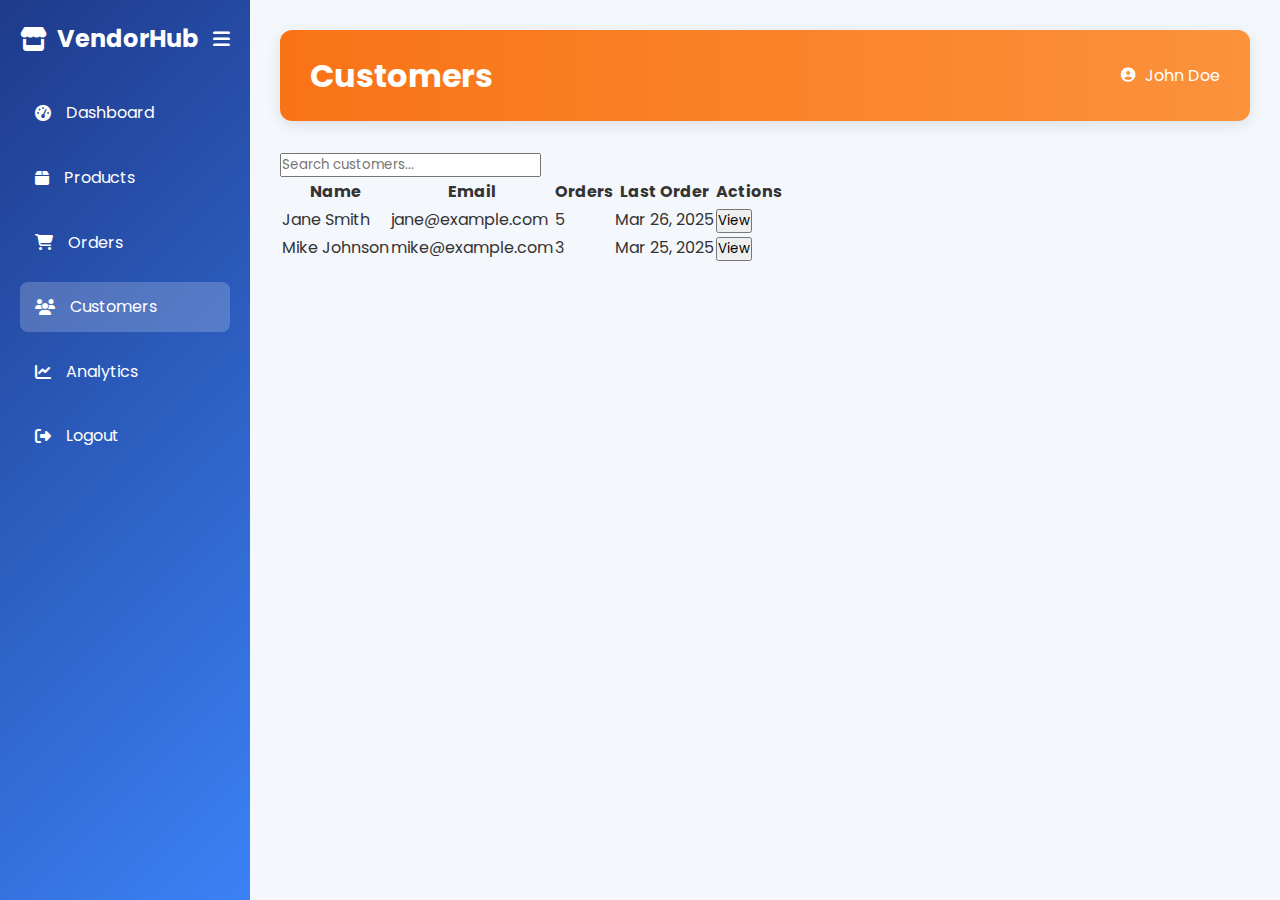
<file: customers.html>
<!DOCTYPE html>
<html lang="en">
<head>
    <meta charset="UTF-8">
    <meta name="viewport" content="width=device-width, initial-scale=1.0">
    <title>Customers - Vendor Dashboard</title>
    <link rel="stylesheet" href="vhstyles.css">
    <link rel="stylesheet" href="https://cdnjs.cloudflare.com/ajax/libs/font-awesome/6.5.1/css/all.min.css">
    <link href="https://fonts.googleapis.com/css2?family=Poppins:wght@400;600;700&display=swap" rel="stylesheet">
</head>
<body>
    <div class="dashboard-container">
        <aside class="sidebar">
            <div class="sidebar-header">
                <h3><i class="fas fa-store"></i> VendorHub</h3>
                <button class="sidebar-toggle"><i class="fas fa-bars"></i></button>
            </div>
            <nav class="sidebar-nav">
                <a href="vendors-home.html" class="nav-item"><i class="fas fa-tachometer-alt"></i> <span>Dashboard</span></a>
                <a href="products.html" class="nav-item"><i class="fas fa-box"></i> <span>Products</span></a>
                <a href="orders.html" class="nav-item"><i class="fas fa-shopping-cart"></i> <span>Orders</span></a>
                <a href="customers.html" class="nav-item active"><i class="fas fa-users"></i> <span>Customers</span></a>
                <a href="analytics.html" class="nav-item"><i class="fas fa-chart-line"></i> <span>Analytics</span></a>
                <a href="#" class="nav-item logout" id="logoutBtn"><i class="fas fa-sign-out-alt"></i> <span>Logout</span></a>
            </nav>
        </aside>
        <main class="main-content">
            <header class="dashboard-header">
                <h1>Customers</h1>
                <div class="user-profile">
                    <i class="fas fa-user-circle"></i>
                    <span>John Doe</span>
                </div>
            </header>
            <section class="customers-section">
                <div class="customer-search">
                    <input type="text" id="customerSearch" placeholder="Search customers...">
                </div>
                <table>
                    <thead>
                        <tr>
                            <th>Name</th>
                            <th>Email</th>
                            <th>Orders</th>
                            <th>Last Order</th>
                            <th>Actions</th>
                        </tr>
                    </thead>
                    <tbody id="customerList">
                        <tr>
                            <td>Jane Smith</td>
                            <td>jane@example.com</td>
                            <td>5</td>
                            <td>Mar 26, 2025</td>
                            <td><button class="view-btn">View</button></td>
                        </tr>
                        <tr>
                            <td>Mike Johnson</td>
                            <td>mike@example.com</td>
                            <td>3</td>
                            <td>Mar 25, 2025</td>
                            <td><button class="view-btn">View</button></td>
                        </tr>
                    </tbody>
                </table>
            </section>
        </main>
    </div>
    <script src="dashboard.js"></script>
</body>
</html>
</file>
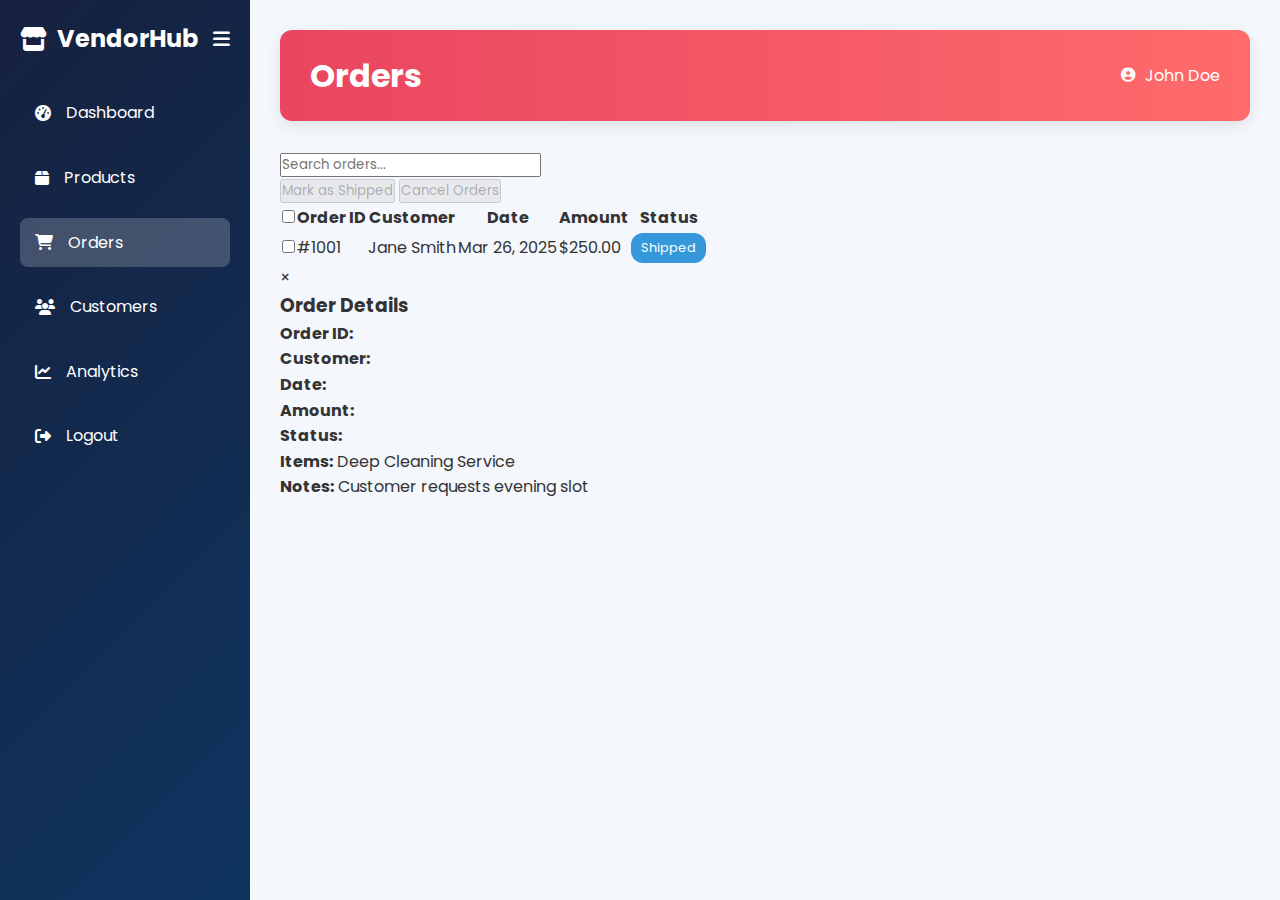
<file: orders.html>
<!DOCTYPE html>
<html lang="en">
<head>
    <meta charset="UTF-8">
    <meta name="viewport" content="width=device-width, initial-scale=1.0">
    <title>Orders - Vendor Dashboard</title>
    <link rel="stylesheet" href="vhstyles.css">
    <link rel="stylesheet" href="https://cdnjs.cloudflare.com/ajax/libs/font-awesome/6.5.1/css/all.min.css">
    <link href="https://fonts.googleapis.com/css2?family=Poppins:wght@400;600;700&display=swap" rel="stylesheet">
</head>
<body>
    <div class="dashboard-container">
        <aside class="sidebar">
            <div class="sidebar-header">
                <h3><i class="fas fa-store"></i> VendorHub</h3>
                <button class="sidebar-toggle"><i class="fas fa-bars"></i></button>
            </div>
            <nav class="sidebar-nav">
                <a href="vendors-home.html" class="nav-item"><i class="fas fa-tachometer-alt"></i> <span>Dashboard</span></a>
                <a href="products.html" class="nav-item"><i class="fas fa-box"></i> <span>Products</span></a>
                <a href="orders.html" class="nav-item active"><i class="fas fa-shopping-cart"></i> <span>Orders</span></a>
                <a href="customers.html" class="nav-item"><i class="fas fa-users"></i> <span>Customers</span></a>
                <a href="analytics.html" class="nav-item"><i class="fas fa-chart-line"></i> <span>Analytics</span></a>
                <a href="#" class="nav-item logout" id="logoutBtn"><i class="fas fa-sign-out-alt"></i> <span>Logout</span></a>
            </nav>
        </aside>
        <main class="main-content">
            <header class="dashboard-header">
                <h1>Orders</h1>
                <div class="user-profile">
                    <i class="fas fa-user-circle"></i>
                    <span>John Doe</span>
                </div>
            </header>
            <section class="orders-section">
                <div class="order-search">
                    <input type="text" id="orderSearch" placeholder="Search orders...">
                </div>
                <div class="order-actions">
                    <button class="bulk-action" id="bulkShip" disabled>Mark as Shipped</button>
                    <button class="bulk-action" id="bulkCancel" disabled>Cancel Orders</button>
                </div>
                <table>
                    <thead>
                        <tr>
                            <th><input type="checkbox" id="selectAll"></th>
                            <th>Order ID</th>
                            <th>Customer</th>
                            <th>Date</th>
                            <th>Amount</th>
                            <th>Status</th>
                        </tr>
                    </thead>
                    <tbody>
                        <tr class="order-row" data-order-id="#1001">
                            <td><input type="checkbox" class="order-checkbox" data-id="#1001"></td>
                            <td>#1001</td>
                            <td>Jane Smith</td>
                            <td>Mar 26, 2025</td>
                            <td>$250.00</td>
                            <td class="status shipped">Shipped</td>
                        </tr>
                        <!-- Add more rows as needed -->
                    </tbody>
                </table>
            </section>
            <div class="modal" id="orderModal">
                <div class="modal-content">
                    <span class="modal-close">×</span>
                    <h3>Order Details</h3>
                    <div class="order-details">
                        <p><strong>Order ID:</strong> <span id="modalOrderId"></span></p>
                        <p><strong>Customer:</strong> <span id="modalCustomer"></span></p>
                        <p><strong>Date:</strong> <span id="modalDate"></span></p>
                        <p><strong>Amount:</strong> <span id="modalAmount"></span></p>
                        <p><strong>Status:</strong> <span id="modalStatus"></span></p>
                        <p><strong>Items:</strong> <span id="modalItems">Deep Cleaning Service</span></p>
                        <p><strong>Notes:</strong> <span id="modalNotes">Customer requests evening slot</span></p>
                    </div>
                </div>
            </div>
        </main>
    </div>
    <script src="dashboard.js"></script>
</body>
</html>
</file>
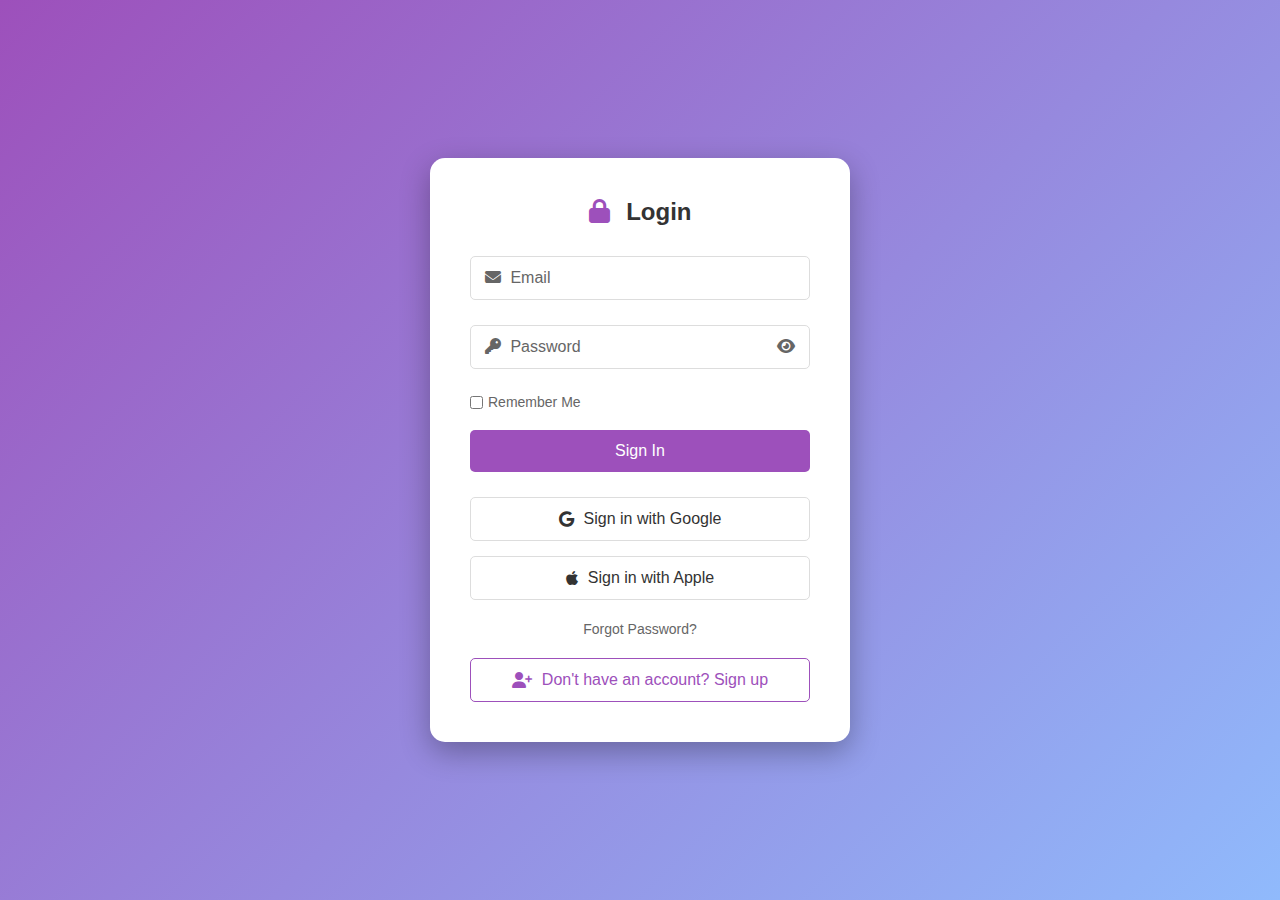
<file: vendors-login.html>
<!DOCTYPE html>
<html lang="en">
<head>
    <meta charset="UTF-8">
    <meta name="viewport" content="width=device-width, initial-scale=1.0">
    <title>Enhanced Login Page</title>
    <link rel="stylesheet" href="vstyles.css">
    <!-- Font Awesome for icons -->
    <link rel="stylesheet" href="https://cdnjs.cloudflare.com/ajax/libs/font-awesome/6.5.1/css/all.min.css">
    <!-- Google Platform Library -->
    <script src="https://apis.google.com/js/platform.js" async defer></script>
    <!-- Apple Sign In JS -->
    <script type="text/javascript" src="https://appleid.cdn-apple.com/appleauth/static/jsapi/appleid.auth.js"></script>
</head>
<body>
    <div class="container">
        <h2><i class="fas fa-lock"></i> Login</h2>
        <form id="loginForm">
            <div class="input-group">
                <input type="email" id="email" placeholder=" " required>
                <label for="email"><i class="fas fa-envelope"></i> Email</label>
                <div class="error" id="emailError">Please enter a valid email</div>
            </div>
            <div class="input-group">
                <input type="password" id="password" placeholder=" " required>
                <label for="password"><i class="fas fa-key"></i> Password</label>
                <span class="toggle-password" id="togglePassword"><i class="fas fa-eye"></i></span>
                <div class="error" id="passwordError">Password must be at least 6 characters</div>
            </div>
            <div class="options">
                <label class="remember-me">
                    <input type="checkbox" id="rememberMe"> Remember Me
                </label>
            </div>
            <button type="submit" id="submitBtn">
                <span class="btn-text">Sign In</span>
                <span class="loader" id="loader"><i class="fas fa-spinner fa-spin"></i></span>
            </button>
        </form>
        
        <div class="social-login">
            <button class="social-btn" id="googleSignIn">
                <i class="fab fa-google"></i> Sign in with Google
            </button>
            <button class="social-btn" id="appleSignIn">
                <i class="fab fa-apple"></i> Sign in with Apple
            </button>
        </div>
        
        <div class="forgot-password">
            <a href="#">Forgot Password?</a>
        </div>
        
        <div class="signup">
            <a href="./vendors-signup.html" class="signup-btn">
                <i class="fas fa-user-plus"></i> Don't have an account? Sign up
            </a>
        </div>
    </div>
    <script src="vscript.js"></script>
</body>
</html>
</file>
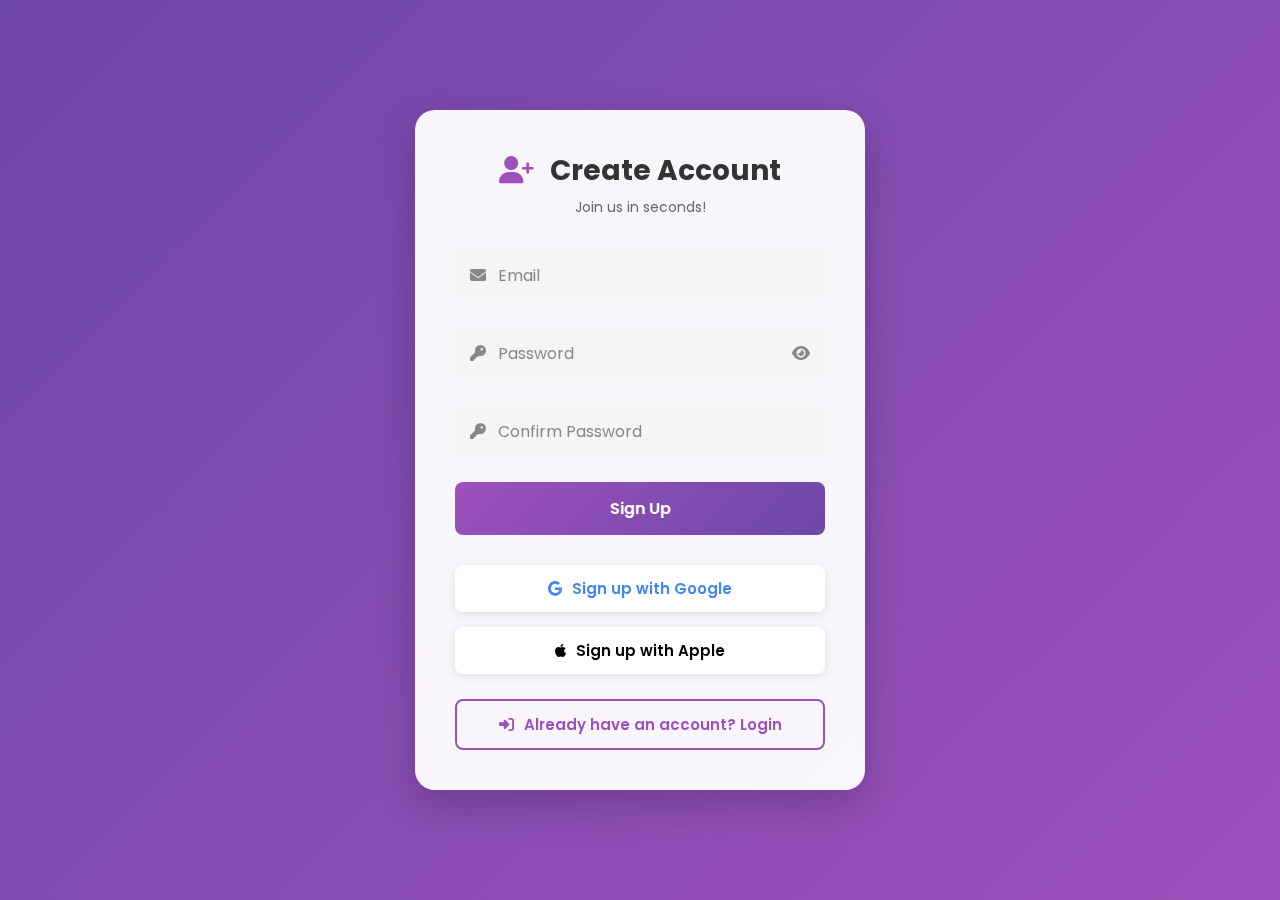
<file: vendors-signup.html>
<!DOCTYPE html>
<html lang="en">
<head>
    <meta charset="UTF-8">
    <meta name="viewport" content="width=device-width, initial-scale=1.0">
    <title>Modern Signup Page</title>
    <link rel="stylesheet" href="signup.css">
    <!-- Font Awesome for icons -->
    <link rel="stylesheet" href="https://cdnjs.cloudflare.com/ajax/libs/font-awesome/6.5.1/css/all.min.css">
    <!-- Google Platform Library -->
    <script src="https://apis.google.com/js/platform.js" async defer></script>
    <!-- Apple Sign In JS -->
    <script type="text/javascript" src="https://appleid.cdn-apple.com/appleauth/static/jsapi/appleid.auth.js"></script>
    <!-- Google Fonts for modern typography -->
    <link href="https://fonts.googleapis.com/css2?family=Poppins:wght@400;600;700&display=swap" rel="stylesheet">
</head>
<body>
    <div class="container">
        <div class="header">
            <h2><i class="fas fa-user-plus"></i> Create Account</h2>
            <p class="subtitle">Join us in seconds!</p>
        </div>
        <form id="signupForm">
            <div class="input-group">
                <input type="email" id="email" placeholder=" " required>
                <label for="email"><i class="fas fa-envelope"></i> Email</label>
                <div class="error" id="emailError">Please enter a valid email</div>
            </div>
            <div class="input-group">
                <input type="password" id="password" placeholder=" " required>
                <label for="password"><i class="fas fa-key"></i> Password</label>
                <span class="toggle-password" id="togglePassword"><i class="fas fa-eye"></i></span>
                <div class="error" id="passwordError">Password must be at least 6 characters</div>
            </div>
            <div class="input-group">
                <input type="password" id="confirmPassword" placeholder=" " required>
                <label for="confirmPassword"><i class="fas fa-key"></i> Confirm Password</label>
                <div class="error" id="confirmPasswordError">Passwords do not match</div>
            </div>
            <button type="submit" id="submitBtn" class="gradient-btn">
                <span class="btn-text">Sign Up</span>
                <span class="loader" id="loader"><i class="fas fa-spinner fa-spin"></i></span>
            </button>
        </form>
        
        <div class="social-login">
            <button class="social-btn google-btn" id="googleSignIn">
                <i class="fab fa-google"></i> Sign up with Google
            </button>
            <button class="social-btn apple-btn" id="appleSignIn">
                <i class="fab fa-apple"></i> Sign up with Apple
            </button>
        </div>
        
        <div class="login-link">
            <a href="./vendors-login.html" class="login-btn">
                <i class="fas fa-sign-in-alt"></i> Already have an account? Login
            </a>
        </div>
    </div>
    <script src="signup.js"></script>
</body>
</html>
</file>
<file: vstyles.css>
* {
    margin: 0;
    padding: 0;
    box-sizing: border-box;
    font-family: 'Segoe UI', sans-serif;
}

body {
    min-height: 100vh;
    background: linear-gradient(135deg, #9d50bb, #90bafc);
    display: flex;
    justify-content: center;
    align-items: center;
}

.container {
    width: 420px;
    background: #fff;
    border-radius: 15px;
    padding: 40px;
    box-shadow: 0 10px 30px rgba(0, 0, 0, 0.3);
    animation: fadeIn 0.5s ease-in;
}

@keyframes fadeIn {
    from { opacity: 0; transform: translateY(-20px); }
    to { opacity: 1; transform: translateY(0); }
}

h2 {
    text-align: center;
    margin-bottom: 30px;
    color: #333;
    font-size: 24px;
}

h2 i {
    margin-right: 10px;
    color:#9d50bb;
}

.input-group {
    position: relative;
    margin-bottom: 25px;
}

.input-group input {
    width: 100%;
    padding: 12px 40px 12px 15px;
    border: 1px solid #ddd;
    border-radius: 5px;
    font-size: 16px;
    transition: border-color 0.3s ease, box-shadow 0.3s ease;
}

.input-group input:focus {
    outline: none;
    border-color: #9d50bb;
    box-shadow: 0 0 5px rgba(66, 3, 169, 0.3);
}

.input-group label {
    position: absolute;
    left: 15px;
    top: 50%;
    transform: translateY(-50%);
    color: #666;
    pointer-events: none;
    transition: 0.3s ease;
}

.input-group label i {
    margin-right: 5px;
}

.input-group input:focus + label,
.input-group input:not(:placeholder-shown) + label {
    top: -10px;
    font-size: 12px;
    color: #9d50bb;
    background: #fff;
    padding: 0 5px;
}

.toggle-password {
    position: absolute;
    right: 15px;
    top: 50%;
    transform: translateY(-50%);
    cursor: pointer;
    color: #666;
    transition: color 0.3s ease;
}

.toggle-password:hover {
    color:#9d50bb;
}

.options {
    display: flex;
    justify-content: space-between;
    margin-bottom: 20px;
}

.remember-me {
    display: flex;
    align-items: center;
    color: #666;
    font-size: 14px;
}

.remember-me input {
    margin-right: 5px;
}

button {
    width: 100%;
    padding: 12px;
    background: #9d50bb;
    border: none;
    border-radius: 5px;
    color: #fff;
    font-size: 16px;
    cursor: pointer;
    position: relative;
    transition: background 0.3s ease;
}

button:hover {
    background: #9d50bb;
}

button:disabled {
    background: #cccccc;
    cursor: not-allowed;
}

.loader {
    display: none;
    margin-left: 10px;
}

button.loading .btn-text {
    visibility: hidden;
}

button.loading .loader {
    display: inline-block;
    position: absolute;
    left: 50%;
    top: 50%;
    transform: translate(-50%, -50%);
}

.error {
    color: #ff0000;
    font-size: 14px;
    margin-top: 5px;
    display: none;
}

.social-login {
    margin-top: 25px;
    display: flex;
    flex-direction: column;
    gap: 15px;
    align-items: center;
}

.social-btn {
    width: 100%;
    padding: 12px;
    background: #fff;
    border: 1px solid #ddd;
    border-radius: 5px;
    color: #333;
    font-size: 16px;
    cursor: pointer;
    display: flex;
    align-items: center;
    justify-content: center;
    transition: all 0.3s ease;
}

.social-btn i {
    margin-right: 10px;
}

#googleSignIn:hover {
    background: #4285f4;
    color: #fff;
    border-color: #4285f4;
}

#appleSignIn:hover {
    background: #000;
    color: #fff;
    border-color: #000;
}

.forgot-password {
    text-align: center;
    margin-top: 20px;
}

.forgot-password a {
    color: #666;
    text-decoration: none;
    font-size: 14px;
    transition: color 0.3s ease;
}

.forgot-password a:hover {
    color:#9d50bb;
}

.signup {
    text-align: center;
    margin-top: 20px;
}

.signup-btn {
    display: inline-block;
    width: 100%;
    padding: 12px;
    background: #fff;
    border: 1px solid #9d50bb;
    border-radius: 5px;
    color: #9d50bb;
    font-size: 16px;
    text-decoration: none;
    transition: all 0.3s ease;
    display: flex;
    align-items: center;
    justify-content: center;
}

.signup-btn i {
    margin-right: 10px;
}

.signup-btn:hover {
    background: #9d50bb;
    color: #fff;
}
</file>
<file: signup.css>
* {
    margin: 0;
    padding: 0;
    box-sizing: border-box;
    font-family: 'Poppins', sans-serif;
}

body {
    min-height: 100vh;
    background: linear-gradient(135deg, #6e48aa, #9d50bb);
    display: flex;
    justify-content: center;
    align-items: center;
    overflow: hidden;
}

body::before {
    content: '';
    position: absolute;
    top: 0;
    left: 0;
    width: 100%;
    height: 100%;
    background: url('https://www.transparenttextures.com/patterns/circles.png');
    opacity: 0.1;
    z-index: -1;
}

.container {
    width: 450px;
    background: rgba(255, 255, 255, 0.95);
    border-radius: 20px;
    padding: 40px;
    box-shadow: 0 15px 40px rgba(0, 0, 0, 0.2);
    animation: slideUp 0.6s ease-out;
    backdrop-filter: blur(5px);
}

@keyframes slideUp {
    from { opacity: 0; transform: translateY(50px); }
    to { opacity: 1; transform: translateY(0); }
}

.header {
    text-align: center;
    margin-bottom: 30px;
}

h2 {
    color: #333;
    font-size: 28px;
    font-weight: 700;
}

h2 i {
    margin-right: 10px;
    color: #9d50bb;
}

.subtitle {
    color: #666;
    font-size: 14px;
    margin-top: 5px;
}

.input-group {
    position: relative;
    margin-bottom: 25px;
}

.input-group input {
    width: 100%;
    padding: 14px 45px 14px 15px;
    border: none;
    border-radius: 8px;
    font-size: 16px;
    background: #f5f5f5;
    transition: all 0.3s ease;
}

.input-group input:focus {
    outline: none;
    background: #fff;
    box-shadow: 0 0 10px rgba(157, 80, 187, 0.3);
}

.input-group label {
    position: absolute;
    left: 15px;
    top: 50%;
    transform: translateY(-50%);
    color: #888;
    pointer-events: none;
    transition: 0.3s ease;
    font-size: 16px;
}

.input-group label i {
    margin-right: 8px;
}

.input-group input:focus + label,
.input-group input:not(:placeholder-shown) + label {
    top: -12px;
    font-size: 12px;
    color: #9d50bb;
    background: #fff;
    padding: 0 5px;
    font-weight: 600;
}

.toggle-password {
    position: absolute;
    right: 15px;
    top: 50%;
    transform: translateY(-50%);
    cursor: pointer;
    color: #888;
    transition: color 0.3s ease;
}

.toggle-password:hover {
    color: #9d50bb;
}

.error {
    color: #e63946;
    font-size: 13px;
    margin-top: 5px;
    display: none;
    font-weight: 500;
}

.gradient-btn {
    width: 100%;
    padding: 14px;
    background: linear-gradient(135deg, #9d50bb, #6e48aa);
    border: none;
    border-radius: 8px;
    color: #fff;
    font-size: 16px;
    font-weight: 600;
    cursor: pointer;
    position: relative;
    transition: transform 0.3s ease, box-shadow 0.3s ease;
}

.gradient-btn:hover {
    transform: translateY(-2px);
    box-shadow: 0 5px 15px rgba(157, 80, 187, 0.4);
}

.gradient-btn:disabled {
    background: #ccc;
    cursor: not-allowed;
    transform: none;
    box-shadow: none;
}

.loader {
    display: none;
    margin-left: 10px;
}

.gradient-btn.loading .btn-text {
    visibility: hidden;
}

.gradient-btn.loading .loader {
    display: inline-block;
    position: absolute;
    left: 50%;
    top: 50%;
    transform: translate(-50%, -50%);
}

.social-login {
    margin-top: 30px;
    display: flex;
    flex-direction: column;
    gap: 15px;
}

.social-btn {
    width: 100%;
    padding: 12px;
    border: none;
    border-radius: 8px;
    font-size: 15px;
    font-weight: 600;
    cursor: pointer;
    display: flex;
    align-items: center;
    justify-content: center;
    transition: all 0.3s ease;
}

.social-btn i {
    margin-right: 10px;
}

.google-btn {
    background: #fff;
    color: #4285f4;
    box-shadow: 0 2px 10px rgba(0, 0, 0, 0.1);
}

.google-btn:hover {
    background: #4285f4;
    color: #fff;
}

.apple-btn {
    background: #fff;
    color: #000;
    box-shadow: 0 2px 10px rgba(0, 0, 0, 0.1);
}

.apple-btn:hover {
    background: #000;
    color: #fff;
}

.login-link {
    text-align: center;
    margin-top: 25px;
}

.login-btn {
    display: inline-block;
    width: 100%;
    padding: 12px;
    background: transparent;
    border: 2px solid #9d50bb;
    border-radius: 8px;
    color: #9d50bb;
    font-size: 15px;
    font-weight: 600;
    text-decoration: none;
    transition: all 0.3s ease;
    display: flex;
    align-items: center;
    justify-content: center;
}

.login-btn i {
    margin-right: 10px;
}

.login-btn:hover {
    background: #9d50bb;
    color: #fff;
}
</file>
<file: vhstyles.css>
/* Reset and Base Styles */
* {
    margin: 0;
    padding: 0;
    box-sizing: border-box;
    font-family: 'Poppins', sans-serif;
}

body {
    background: #f4f7fc;
    color: #333;
    font-size: 16px;
    line-height: 1.6;
}

/* Dashboard Container */
.dashboard-container {
    display: flex;
    min-height: 100vh;
}

/* Sidebar */
.sidebar {
    width: 250px;
    background: linear-gradient(135deg, #1e3a8a, #3b82f6);
    color: #fff;
    padding: 20px;
    transition: width 0.3s ease;
    position: fixed;
    height: 100%;
    overflow-y: auto;
}

.sidebar.collapsed {
    width: 80px;
}

.sidebar-header {
    display: flex;
    justify-content: space-between;
    align-items: center;
    margin-bottom: 30px;
}

.sidebar-header h3 {
    font-size: 1.5rem;
    display: flex;
    align-items: center;
    gap: 10px;
}

.sidebar-toggle {
    background: none;
    border: none;
    color: #fff;
    font-size: 1.2rem;
    cursor: pointer;
}

.sidebar-nav {
    display: flex;
    flex-direction: column;
    gap: 15px;
}

.nav-item {
    display: flex;
    align-items: center;
    gap: 15px;
    padding: 12px 15px;
    color: #fff;
    text-decoration: none;
    border-radius: 8px;
    transition: background 0.3s ease;
}

.nav-item:hover, .nav-item.active {
    background: rgba(255, 255, 255, 0.2);
}

.nav-item span {
    flex-grow: 1;
}

.sidebar.collapsed .nav-item span {
    display: none;
}

.sidebar-footer {
    margin-top: auto;
    text-align: center;
    font-size: 0.9rem;
    opacity: 0.8;
}

/* Main Content */
.main-content {
    flex-grow: 1;
    margin-left: 250px;
    padding: 30px;
    transition: margin-left 0.3s ease;
}

.sidebar.collapsed ~ .main-content {
    margin-left: 80px;
}

/* Header */
.dashboard-header {
    display: flex;
    justify-content: space-between;
    align-items: center;
    background: linear-gradient(90deg, #f97316, #fb923c);
    color: #fff;
    padding: 20px 30px;
    border-radius: 12px;
    margin-bottom: 30px;
    box-shadow: 0 4px 15px rgba(0, 0, 0, 0.1);
}

.header-left h1 {
    font-size: 1.8rem;
    font-weight: 600;
}

.date {
    font-size: 0.9rem;
    opacity: 0.9;
}

.header-right {
    display: flex;
    align-items: center;
    gap: 20px;
}

.search-bar {
    position: relative;
}

#globalSearch {
    padding: 10px 35px 10px 15px;
    border: none;
    border-radius: 20px;
    background: rgba(255, 255, 255, 0.9);
    color: #333;
    font-size: 1rem;
}

.search-bar i {
    position: absolute;
    right: 10px;
    top: 50%;
    transform: translateY(-50%);
    color: #666;
}

.user-profile {
    display: flex;
    align-items: center;
    gap: 10px;
    cursor: pointer;
}

.user-avatar {
    width: 40px;
    height: 40px;
    border-radius: 50%;
    object-fit: cover;
    border: 2px solid #fff;
}

.user-profile i {
    font-size: 0.9rem;
}

/* Hero Section */
.hero-section {
    margin-bottom: 30px;
}

.hero-card {
    background: #fff;
    padding: 25px;
    border-radius: 16px;
    box-shadow: 0 6px 20px rgba(0, 0, 0, 0.05);
    border-left: 5px solid #1e3a8a;
}

.hero-card h2 {
    font-size: 1.5rem;
    margin-bottom: 20px;
    color: #1e3a8a;
}

.hero-metrics {
    display: grid;
    grid-template-columns: repeat(3, 1fr);
    gap: 20px;
}

.metric {
    text-align: center;
    padding: 15px;
    background: #f9fafb;
    border-radius: 12px;
    transition: transform 0.2s ease;
}

.metric:hover {
    transform: translateY(-5px);
}

.metric i {
    font-size: 1.8rem;
    color: #f97316;
    margin-bottom: 10px;
}

.metric p {
    font-size: 0.9rem;
    color: #666;
}

.metric h3 {
    font-size: 1.6rem;
    color: #1e3a8a;
}

/* Widgets Grid */
.widgets-grid {
    display: grid;
    grid-template-columns: repeat(auto-fit, minmax(300px, 1fr));
    gap: 25px;
}

.widget {
    background: #fff;
    padding: 20px;
    border-radius: 16px;
    box-shadow: 0 6px 20px rgba(0, 0, 0, 0.05);
    transition: box-shadow 0.3s ease;
}

.widget:hover {
    box-shadow: 0 8px 25px rgba(0, 0, 0, 0.1);
}

.widget h3 {
    font-size: 1.2rem;
    margin-bottom: 15px;
    color: #1e3a8a;
}

/* Quick Stats */
.stats-grid {
    display: grid;
    grid-template-columns: repeat(3, 1fr);
    gap: 15px;
}

.stat-item {
    text-align: center;
}

.stat-item p {
    font-size: 0.9rem;
    color: #666;
}

.stat-item h4 {
    font-size: 1.4rem;
    color: #333;
}

/* Recent Orders */
.order-list {
    list-style: none;
}

.order-list li {
    display: flex;
    justify-content: space-between;
    padding: 12px 0;
    border-bottom: 1px solid #eee;
}

.order-list li:last-child {
    border-bottom: none;
}

.status {
    padding: 5px 10px;
    border-radius: 12px;
    font-size: 0.8rem;
    color: #fff;
}

.status.pending { background: #f97316; }
.status.shipped { background: #3498db; }
.status.delivered { background: #2ecc71; }

.view-all {
    display: block;
    text-align: right;
    margin-top: 10px;
    color: #1e3a8a;
    text-decoration: none;
    font-weight: 600;
}

.view-all:hover {
    text-decoration: underline;
}

/* Task Scheduler */
.task-list {
    list-style: none;
    max-height: 200px;
    overflow-y: auto;
}

.task-list li {
    display: flex;
    align-items: center;
    gap: 10px;
    padding: 10px 0;
    border-bottom: 1px solid #eee;
}

.task-list li:last-child {
    border-bottom: none;
}

.task-list input[type="checkbox"] {
    accent-color: #1e3a8a;
}

.due {
    margin-left: auto;
    color: #e74c3c;
    font-size: 0.8rem;
}

#taskForm {
    display: flex;
    gap: 10px;
    margin-top: 15px;
}

#taskInput {
    flex-grow: 1;
    padding: 10px;
    border: 1px solid #ddd;
    border-radius: 8px;
    font-size: 1rem;
}

#taskForm button {
    padding: 10px;
    background: #1e3a8a;
    color: #fff;
    border: none;
    border-radius: 8px;
    cursor: pointer;
    transition: background 0.3s ease;
}

#taskForm button:hover {
    background: #f97316;
}

/* Weather Widget */
.weather-info {
    display: flex;
    align-items: center;
    gap: 15px;
}

.weather-info i {
    font-size: 2rem;
    color: #f97316;
}

.weather-info h4 {
    font-size: 1.5rem;
    color: #333;
}

.weather-info p {
    font-size: 0.9rem;
    color: #666;
}

/* Quick Actions */
.quick-actions {
    position: fixed;
    bottom: 30px;
    right: 30px;
}

.action-btn {
    width: 50px;
    height: 50px;
    background: #1e3a8a;
    color: #fff;
    border: none;
    border-radius: 50%;
    font-size: 1.5rem;
    cursor: pointer;
    box-shadow: 0 4px 15px rgba(0, 0, 0, 0.2);
    transition: transform 0.3s ease;
}

.action-btn:hover {
    transform: scale(1.1);
    background: #f97316;
}

.action-menu {
    display: none;
    position: absolute;
    bottom: 60px;
    right: 0;
    background: #fff;
    border-radius: 12px;
    box-shadow: 0 4px 15px rgba(0, 0, 0, 0.1);
    list-style: none;
    padding: 10px;
}

.quick-actions:hover .action-menu {
    display: block;
}

.action-menu li {
    padding: 10px 20px;
}

.action-menu a {
    color: #1e3a8a;
    text-decoration: none;
    font-weight: 600;
}

.action-menu a:hover {
    color: #f97316;
}

/* Responsive Design */
@media (max-width: 768px) {
    .sidebar {
        width: 80px;
    }

    .main-content {
        margin-left: 80px;
    }

    .dashboard-header {
        flex-direction: column;
        align-items: flex-start;
        gap: 15px;
    }

    .header-right {
        width: 100%;
        justify-content: space-between;
    }

    .hero-metrics {
        grid-template-columns: 1fr;
    }

    .widgets-grid {
        grid-template-columns: 1fr;
    }
}


/* Existing styles remain, with additions/changes below */

/* Buttons */
button {
    cursor: pointer;
    transition: all 0.3s ease;
}

button:hover {
    opacity: 0.9;
}

/* Header */
.profile-dropdown {
    display: none;
    position: absolute;
    top: 50px;
    right: 0;
    background: #fff;
    border-radius: 12px;
    box-shadow: 0 4px 15px rgba(0, 0, 0, 0.1);
    padding: 10px;
}

.user-profile:hover .profile-dropdown {
    display: block;
}

.profile-dropdown a {
    display: block;
    padding: 8px 15px;
    color: #1e3a8a;
    text-decoration: none;
}

.profile-dropdown a:hover {
    background: #f4f7fc;
    color: #f97316;
}

/* Hero Metrics */
.metric-btn {
    margin-top: 10px;
    padding: 5px 10px;
    background: #1e3a8a;
    color: #fff;
    border: none;
    border-radius: 8px;
    font-size: 0.8rem;
}

.metric-btn:hover {
    background: #f97316;
}

/* Quick Stats */
.stat-btn {
    background: none;
    border: none;
    font-size: 1.2rem;
    color: #1e3a8a;
}

.stat-btn:hover {
    color: #f97316;
}

/* Recent Orders */
.recent-orders h3 {
    display: flex;
    justify-content: space-between;
    align-items: center;
}

#refreshOrders {
    background: none;
    border: none;
    font-size: 1rem;
    color: #1e3a8a;
}

.order-btn {
    background: none;
    border: none;
    font-size: 1rem;
    color: #666;
}

.order-btn:hover {
    color: #f97316;
}

/* Task Scheduler */
.task-scheduler h3 {
    display: flex;
    justify-content: space-between;
    align-items: center;
}

#clearTasks {
    background: none;
    border: none;
    font-size: 1rem;
    color: #e74c3c;
}

.task-list li {
    display: flex;
    align-items: center;
    gap: 10px;
}

.task-btn {
    background: none;
    border: none;
    font-size: 0.9rem;
    color: #666;
    margin-left: 10px;
}

.task-btn:hover {
    color: #f97316;
}

#taskForm {
    display: flex;
    gap: 10px;
    margin-top: 15px;
}

#taskDue {
    padding: 10px;
    border: 1px solid #ddd;
    border-radius: 8px;
    font-size: 0.9rem;
}

/* Weather Widget */
.weather-widget h3 {
    display: flex;
    justify-content: space-between;
    align-items: center;
}

#refreshWeather {
    background: none;
    border: none;
    font-size: 1rem;
    color: #1e3a8a;
}


/* Existing styles remain, with additions below */

/* Profile Section */
.profile-section {
    max-width: 900px;
    margin: 0 auto;
}

.profile-card {
    background: #fff;
    padding: 30px;
    border-radius: 16px;
    box-shadow: 0 6px 20px rgba(0, 0, 0, 0.05);
    border-left: 5px solid #1e3a8a;
}

/* Profile Header */
.profile-header {
    display: flex;
    align-items: center;
    gap: 20px;
    margin-bottom: 30px;
    position: relative;
}

.profile-avatar {
    position: relative;
}

#vendorAvatar {
    width: 120px;
    height: 120px;
    border-radius: 50%;
    object-fit: cover;
    border: 3px solid #f97316;
}

.avatar-upload-btn {
    position: absolute;
    bottom: 10px;
    right: 10px;
    width: 30px;
    height: 30px;
    background: #1e3a8a;
    color: #fff;
    border-radius: 50%;
    display: flex;
    align-items: center;
    justify-content: center;
    cursor: pointer;
    transition: background 0.3s ease;
}

.avatar-upload-btn:hover {
    background: #f97316;
}

.profile-info h2 {
    font-size: 1.8rem;
    color: #1e3a8a;
}

.profile-info p {
    font-size: 1rem;
    color: #666;
}

.edit-btn {
    position: absolute;
    top: 0;
    right: 0;
    padding: 10px 20px;
    background: #1e3a8a;
    color: #fff;
    border: none;
    border-radius: 8px;
    font-weight: 600;
}

.edit-btn:hover {
    background: #f97316;
}

/* Profile Details */
.profile-details h3 {
    font-size: 1.4rem;
    color: #1e3a8a;
    margin-bottom: 20px;
}

.profile-form {
    display: grid;
    grid-template-columns: 1fr 1fr;
    gap: 20px;
}

.form-group {
    display: flex;
    flex-direction: column;
    gap: 5px;
}

.form-group label {
    font-size: 0.9rem;
    color: #666;
}

.form-group input, .form-group textarea {
    padding: 10px;
    border: 1px solid #ddd;
    border-radius: 8px;
    font-size: 1rem;
    background: #f9fafb;
}

.form-group textarea {
    resize: vertical;
    min-height: 80px;
}

.form-group input[readonly], .form-group textarea[readonly] {
    background: #eee;
    color: #888;
}

.save-btn, .cancel-btn {
    padding: 10px 20px;
    border: none;
    border-radius: 8px;
    font-weight: 600;
    cursor: pointer;
}

.save-btn {
    background: #2ecc71;
    color: #fff;
}

.save-btn:hover {
    background: #27ae60;
}

.cancel-btn {
    background: #e74c3c;
    color: #fff;
}

.cancel-btn:hover {
    background: #c0392b;
}

/* Activity Log */
.profile-activity {
    margin-top: 30px;
}

.profile-activity h3 {
    font-size: 1.4rem;
    color: #1e3a8a;
    margin-bottom: 20px;
}

.activity-list {
    list-style: none;
    max-height: 200px;
    overflow-y: auto;
    border: 1px solid #ddd;
    border-radius: 8px;
    padding: 10px;
}

.activity-list li {
    padding: 10px;
    border-bottom: 1px solid #eee;
    font-size: 0.9rem;
    color: #666;
}

.activity-list li:last-child {
    border-bottom: none;
}

.clear-btn {
    margin-top: 10px;
    background: none;
    border: none;
    color: #e74c3c;
    font-size: 0.9rem;
}

.clear-btn:hover {
    text-decoration: underline;
}

/* Settings */
.profile-settings {
    margin-top: 30px;
}

.profile-settings h3 {
    font-size: 1.4rem;
    color: #1e3a8a;
    margin-bottom: 20px;
}

.settings-toggle {
    display: flex;
    align-items: center;
    justify-content: space-between;
    padding: 15px 0;
    border-bottom: 1px solid #eee;
}

.settings-toggle label {
    font-size: 1rem;
    color: #333;
}

.settings-toggle input[type="checkbox"] {
    accent-color: #1e3a8a;
}

.toggle-btn {
    padding: 5px 15px;
    background: #1e3a8a;
    color: #fff;
    border: none;
    border-radius: 8px;
    font-size: 0.9rem;
}

.toggle-btn:hover {
    background: #f97316;
}

/* Responsive Design */
@media (max-width: 768px) {
    .profile-form {
        grid-template-columns: 1fr;
    }

    .profile-header {
        flex-direction: column;
        text-align: center;
    }

    .edit-btn {
        position: static;
        margin-top: 20px;
    }
}
</file>
